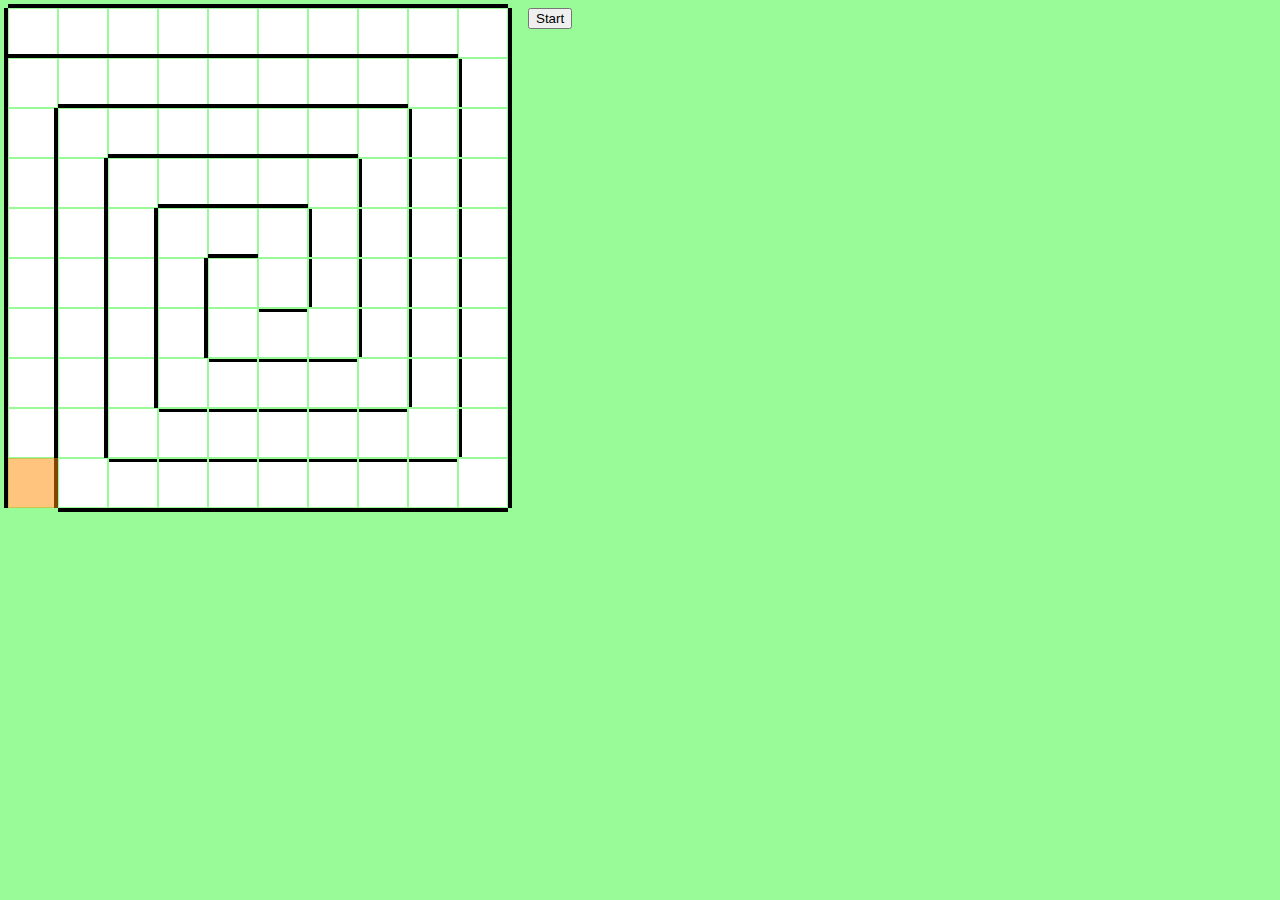
<file: 2. maze/index.html>
<!DOCTYPE html>
<html lang="en">
<head>
    <meta charset="UTF-8">
    <title>Go through the MAZE</title>
    <style>
        body {
            background-color: palegreen;
            display: flex;
            flex-flow: row nowrap;
        }

        .controls {
            display: flex;
            flex-direction: column;
            margin-left: 20px;
        }

        .result {
            display: inline-block;
            color: red;
            text-transform: uppercase;
            vertical-align: middle;
        }

        .result--success {
            color: green;
        }

        .start {
            display: inline-block;
            margin-bottom: 20px;
        }

        .field {
            position: relative;
            display: flex;
            flex-wrap: wrap;
            justify-content: flex-start;
            background-color: white;
            width: 500px;
            height: 500px;
            float: left;
        }

        .field__cell {
            flex-basis: 50px;
            height: 50px;
            box-shadow: inset 0 0 0 1px palegreen;
        }

        .field__cell--up {
            box-shadow: 0 -4px 0 0 black, inset 0 0 0 1px palegreen;
        }

        .field__cell--up-right {
            box-shadow: 0 -4px 0 0 black, 4px 0 0 0 black, inset 0 0 0 1px palegreen;
        }

        .field__cell--up-left {
            box-shadow: 0 -4px 0 0 black, -4px 0 0 black, inset 0 0 0 1px palegreen;
        }

        .field__cell--right {
            box-shadow: 4px 0 0 0 black, inset 0 0 0 1px palegreen;
        }

        .field__cell--down {
            box-shadow: 0 4px 0 0 black, inset 0 0 0 1px palegreen;
        }

        .field__cell--down-right {
            box-shadow: 0 4px 0 0 black, 4px 0 0 0 black, inset 0 0 0 1px palegreen;
        }

        .field__cell--down-left {
            box-shadow: 0 4px 0 0 black, -4px 0 0 black, inset 0 0 0 1px palegreen;
        }

        .field__cell--left {
            box-shadow: -4px 0 0 black, inset 0 0 0 1px palegreen;
        }

        .field__cell--target:after {
            content: "";
            display: block;
            height: 100%;
            width: 100%;
            background-color: darkorange;
            opacity: 0.5;
        }

        .piece {
            position: absolute;
            z-index: 1;
            width: 50px;
            height: 50px;
        }

        .piece:before, .piece:after {
            content: "";
            display: block;
            position: absolute;
            top: 50%;
            left: 50%;
            margin-left: -15px;
        }

        .piece:after {
            background-color: darkorange;
            border-radius: 7px;
            z-index: 1;
            width: 30px;
            height: 30px;
            box-shadow: 0 0 0 3px darkorange;
            margin-top: -15px;
        }

        .piece:before {
            background-color: transparent;
            z-index: 2;
            border: solid 15px transparent;
            width: 0;
            height: 0;
            border-bottom: solid 15px white;
            margin-top: -25px;
        }

    </style>
</head>
<body>
<div class="field">
    <div class="piece" style="top: 0; left: 0; display: none;"></div>
    <div class="field__cell field__cell--up-left"></div>
    <div class="field__cell field__cell--up"></div>
    <div class="field__cell field__cell--up"></div>
    <div class="field__cell field__cell--up"></div>
    <div class="field__cell field__cell--up"></div>
    <div class="field__cell field__cell--up"></div>
    <div class="field__cell field__cell--up"></div>
    <div class="field__cell field__cell--up"></div>
    <div class="field__cell field__cell--up"></div>
    <div class="field__cell field__cell--up-right"></div>

    <div class="field__cell field__cell--up-left"></div>
    <div class="field__cell field__cell--up"></div>
    <div class="field__cell field__cell--up"></div>
    <div class="field__cell field__cell--up"></div>
    <div class="field__cell field__cell--up"></div>
    <div class="field__cell field__cell--up"></div>
    <div class="field__cell field__cell--up"></div>
    <div class="field__cell field__cell--up"></div>
    <div class="field__cell field__cell--up-right"></div>
    <div class="field__cell field__cell--right"></div>

    <div class="field__cell field__cell--left"></div>
    <div class="field__cell field__cell--up-left"></div>
    <div class="field__cell field__cell--up"></div>
    <div class="field__cell field__cell--up"></div>
    <div class="field__cell field__cell--up"></div>
    <div class="field__cell field__cell--up"></div>
    <div class="field__cell field__cell--up"></div>
    <div class="field__cell field__cell--up-right"></div>
    <div class="field__cell field__cell--right"></div>
    <div class="field__cell field__cell--right"></div>

    <div class="field__cell field__cell--left"></div>
    <div class="field__cell field__cell--left"></div>
    <div class="field__cell field__cell--up-left"></div>
    <div class="field__cell field__cell--up"></div>
    <div class="field__cell field__cell--up"></div>
    <div class="field__cell field__cell--up"></div>
    <div class="field__cell field__cell--up-right"></div>
    <div class="field__cell field__cell--right"></div>
    <div class="field__cell field__cell--right"></div>
    <div class="field__cell field__cell--right"></div>

    <div class="field__cell field__cell--left"></div>
    <div class="field__cell field__cell--left"></div>
    <div class="field__cell field__cell--left"></div>
    <div class="field__cell field__cell--up-left"></div>
    <div class="field__cell field__cell--up"></div>
    <div class="field__cell field__cell--up-right"></div>
    <div class="field__cell field__cell--right"></div>
    <div class="field__cell field__cell--right"></div>
    <div class="field__cell field__cell--right"></div>
    <div class="field__cell field__cell--right"></div>

    <div class="field__cell field__cell--left"></div>
    <div class="field__cell field__cell--left"></div>
    <div class="field__cell field__cell--left"></div>
    <div class="field__cell field__cell--left"></div>
    <div class="field__cell field__cell--up-left"></div>
    <div class="field__cell field__cell--down-right"></div>
    <div class="field__cell field__cell--right"></div>
    <div class="field__cell field__cell--right"></div>
    <div class="field__cell field__cell--right"></div>
    <div class="field__cell field__cell--right"></div>

    <div class="field__cell field__cell--left"></div>
    <div class="field__cell field__cell--left"></div>
    <div class="field__cell field__cell--left"></div>
    <div class="field__cell field__cell--left"></div>
    <div class="field__cell field__cell--down-left"></div>
    <div class="field__cell field__cell--down"></div>
    <div class="field__cell field__cell--down-right"></div>
    <div class="field__cell field__cell--right"></div>
    <div class="field__cell field__cell--right"></div>
    <div class="field__cell field__cell--right"></div>

    <div class="field__cell field__cell--left"></div>
    <div class="field__cell field__cell--left"></div>
    <div class="field__cell field__cell--left"></div>
    <div class="field__cell field__cell--down-left"></div>
    <div class="field__cell field__cell--down"></div>
    <div class="field__cell field__cell--down"></div>
    <div class="field__cell field__cell--down"></div>
    <div class="field__cell field__cell--down-right"></div>
    <div class="field__cell field__cell--right"></div>
    <div class="field__cell field__cell--right"></div>

    <div class="field__cell field__cell--left"></div>
    <div class="field__cell field__cell--left"></div>
    <div class="field__cell field__cell--down-left"></div>
    <div class="field__cell field__cell--down"></div>
    <div class="field__cell field__cell--down"></div>
    <div class="field__cell field__cell--down"></div>
    <div class="field__cell field__cell--down"></div>
    <div class="field__cell field__cell--down"></div>
    <div class="field__cell field__cell--down-right"></div>
    <div class="field__cell field__cell--right"></div>

    <div class="field__cell field__cell--left field__cell--target"></div>
    <div class="field__cell field__cell--down-left"></div>
    <div class="field__cell field__cell--down"></div>
    <div class="field__cell field__cell--down"></div>
    <div class="field__cell field__cell--down"></div>
    <div class="field__cell field__cell--down"></div>
    <div class="field__cell field__cell--down"></div>
    <div class="field__cell field__cell--down"></div>
    <div class="field__cell field__cell--down"></div>
    <div class="field__cell field__cell--down-right"></div>
</div>

<div class="controls">
    <div>
        <button class="start">Start</button>
    </div>
    <div class="result"></div>
</div>

<script>
    const successResult = 'success!';
    const failResult = 'fail!';
    const successModifier = 'result--success';
    const start = document.querySelector('.start');
    const result = document.querySelector('.result');
    const fieldElement = document.querySelector('.field');
    const cellsElements = document.querySelectorAll('.field__cell');
    const pieceElement = document.querySelector('.piece');
    const directionNames = ['up', 'right', 'down', 'left'];
    let stepper;

    class Field {
        constructor() {
            this.field = fieldElement;
            this.cells = cellsElements;
            this.opposites = {
                'up': 'down',
                'down': 'up',
                'left': 'right',
                'right': 'left'
            }
        }

        onTheSameRow(current, next) {
            return (current - current % 10) / 10 === (next - next % 10) / 10
        }

        findNextCell(currentIndex, direction) {
            let nextIndex = currentIndex;

            switch (direction) {
                case 'up':
                    nextIndex = currentIndex - 10;
                    if (nextIndex < 0) {
                        nextIndex = -1;
                    }
                    break;

                case 'right':
                    nextIndex = currentIndex + 1;
                    if (!this.onTheSameRow(currentIndex, nextIndex)) {
                        nextIndex = -1;
                    }
                    break;

                case 'down':
                    nextIndex = currentIndex + 10;
                    if (nextIndex > 100) {
                        nextIndex = -1;
                    }
                    break;

                case 'left':
                    nextIndex = currentIndex - 1;
                    if (!this.onTheSameRow(currentIndex, nextIndex)) {
                        nextIndex = -1;
                    }
                    break;

                default:
                    nextIndex = -1;
                    break;
            }

            return this.cells[nextIndex];
        }

        isTheWallThere(position, direction) {
            let cellIndex = position.top * 10 + position.left;
            let cell = this.cells[cellIndex];
            let nextCell = this.findNextCell(cellIndex, direction);

            return (
                (cell.classList.toString().indexOf(direction) !== -1) ||
                (typeof nextCell === 'undefined') ||
                (nextCell.classList.toString().indexOf(this.opposites[direction]) !== -1)
            );
        }
    }

    function createPiece () {

        let field = new Field();

        let rotatePiece = direction => {
            let dir = direction;
            moves.unshift(function () {
                pieceElement.style.transform = 'rotate(' + dir * 90 + 'deg)';
            })
        };

        let movePiece = position => {
            let top = (position.top) * 50;
            let left = (position.left) * 50;

            moves.unshift(function () {
                pieceElement.style.top = top + 'px';
                pieceElement.style.left = left + 'px';
            })
        };

        var isPieceOut = () => {
            return pieceElement.style.top === '450px' && pieceElement.style.left === '0px';
        };

        let direction = Math.floor(Math.random() * directionNames.length);
        let stepsCount = 0;
        let turnsCount = 0;
        let moves = [];
        let position = {
            left: Math.floor(Math.random() * 10),
            top: Math.floor(Math.random() * 10)
        };

        let piecePublicApi = {
            isThereWay() {
                const isTheWallThere = field.isTheWallThere(position, directionNames[direction]);
                return !isTheWallThere
            },

            turnLeft() {
                turnsCount += 1;
                direction -= 1;
                direction = direction < 0 ? 3 : direction;
                rotatePiece(direction);
            },

            turnRight() {
                turnsCount += 1;
                direction += 1;
                direction = direction > 3 ? 0 : direction;
                rotatePiece(direction);
            },

            goForward() {
                stepsCount += 1;
                if (!this.isThereWay()) {
                    return false;
                }

                switch (direction) {
                    case 0:
                        position.top -= 1;
                        break;
                    case 1:
                        position.left += 1;
                        break;
                    case 2:
                        position.top += 1;
                        break;
                    case 3:
                        position.left -= 1;
                        break;
                    default:
                        return false
                }

                movePiece(position);
            },

            amIFree() {
                let cellIndex = position.top * 10 + position.left;
                let cell = field.cells[cellIndex];
                return cell.classList.contains('field__cell--target');
            }
        };

        stepper = setInterval(() => {

            if (isPieceOut()) {
                result.textContent = successResult;
                result.classList.add(successModifier);
                clearInterval(stepper);
                console.log({stepsCount, turnsCount});
                return;
            }

            let nextMove = moves.pop();

            if (typeof nextMove === 'function') {
                nextMove();
            } else {
                let success = isPieceOut();

                if (success) {
                    result.textContent = successResult;
                    result.classList.add(successModifier);
                } else {
                    result.textContent = failResult;
                    result.classList.remove(successModifier);
                }

                clearInterval(stepper);
                console.log({stepsCount, turnsCount});
            }
        }, 200);

        pieceElement.style.top = position.top * 50 + 'px';
        pieceElement.style.left = position.left * 50 + 'px';
        pieceElement.style.transform = 'rotate(' + direction * 90 + 'deg)';
        pieceElement.style.display = 'block';

        return piecePublicApi;
    }

    function resetField() {
        clearInterval(stepper);
        result.textContent = '';
        result.classList.remove(successModifier);
    }

    function escapePlan() {
        const piece = createPiece();

// !!! not optimal alternative variant
//        let turnNumber = 0;
//        while(!piece.amIFree()) {
//            let i = 0;
//            while (!piece.isThereWay()) {
//                if(turnNumber > 20 && turnNumber < 40) {
//                    piece.turnRight();
//                } else {
//                    piece.turnLeft();
//                }
//                turnNumber++;
//                i++;
//                if(i >= 4) break;
//            }
//            piece.goForward();
//        }

        let mainDirection = piece.turnRight;
        let otherDirection = piece.turnLeft;
        while(!piece.amIFree()) {
            if(!piece.isThereWay()) {
                mainDirection();
                if (!piece.isThereWay()) {
                    otherDirection();
                    let tmpDirection = mainDirection;
                    mainDirection = otherDirection;
                    otherDirection = tmpDirection;

                    mainDirection();
                    if (!piece.isThereWay()) {
                        mainDirection();
                    }
                }
            }
            piece.goForward();
        }
    }

    function main() {
        resetField();
        escapePlan();
    }

    start.addEventListener('click', main);

</script>
</body>
</html>
</file>
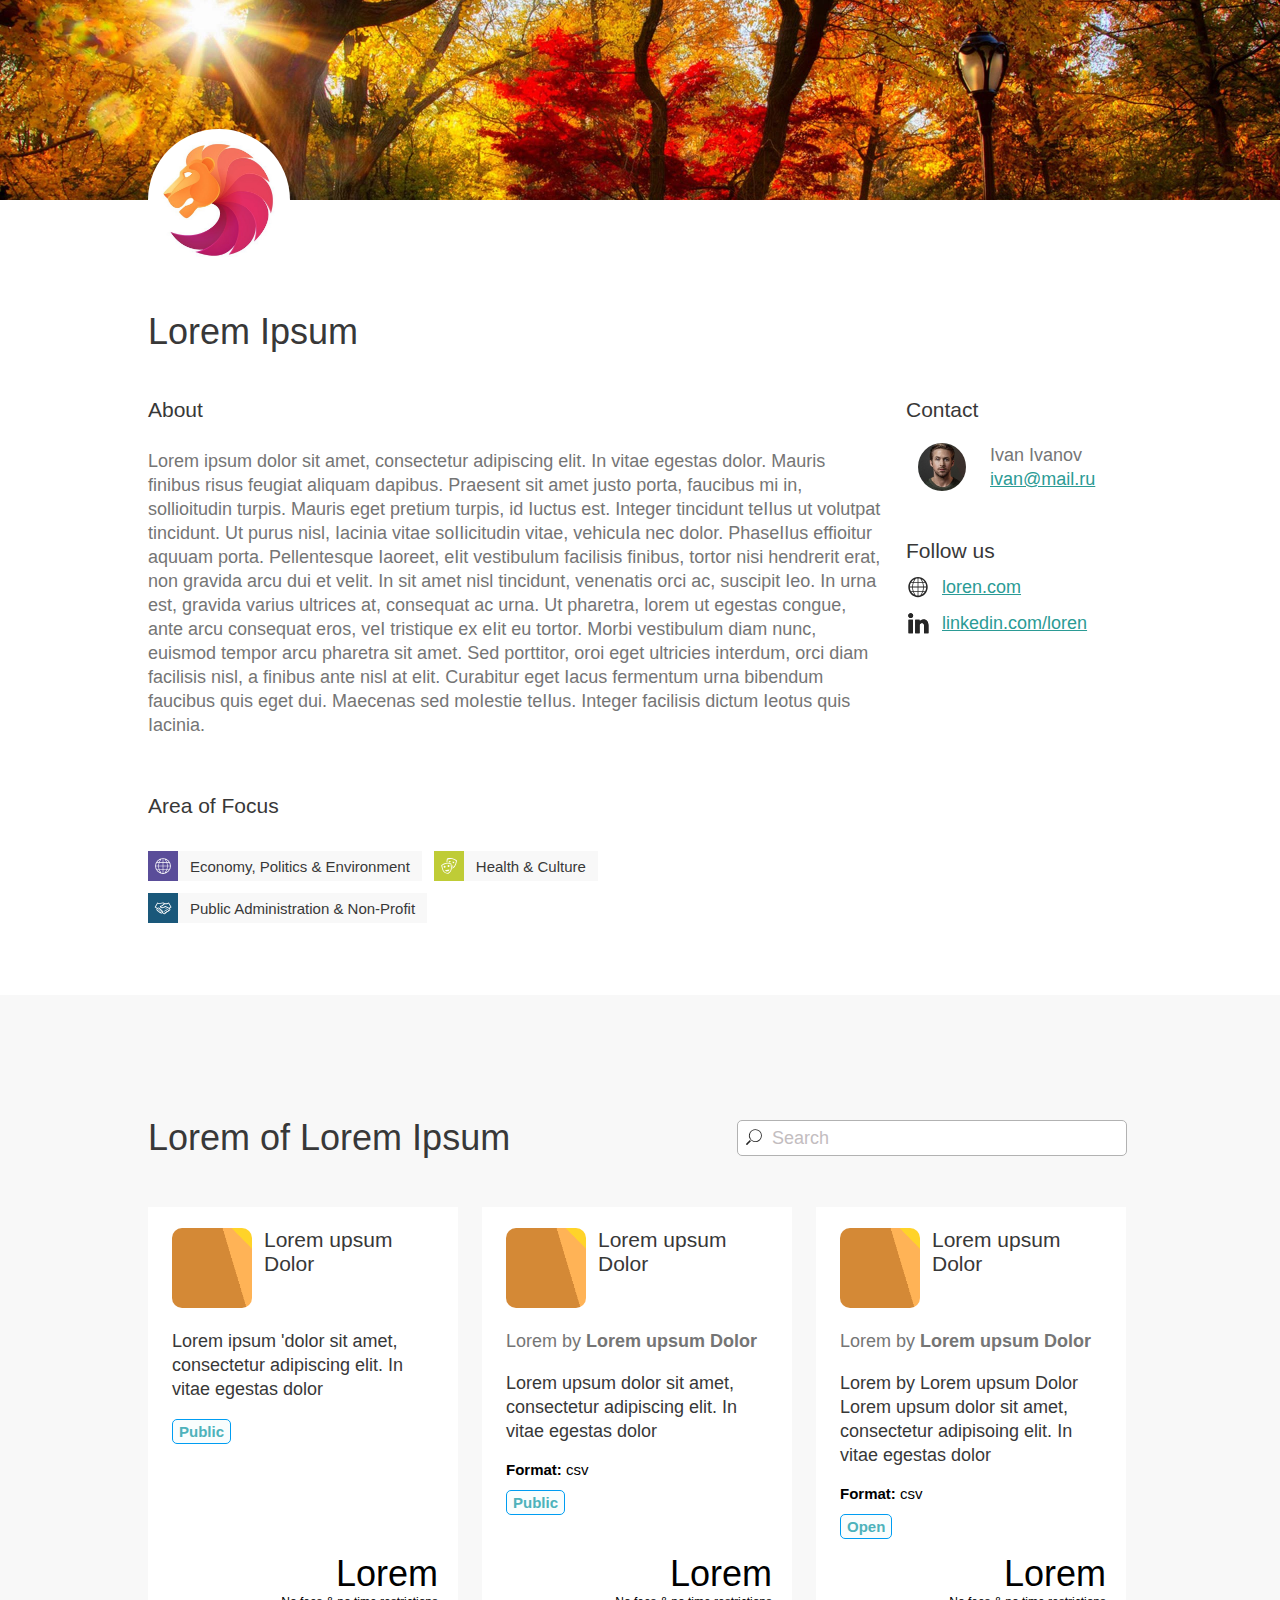
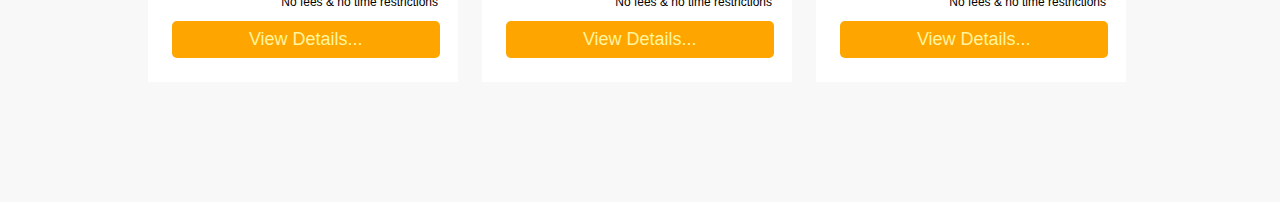
<file: 1. page-from-jpeg/site/index.html>
<!DOCTYPE html>
<html>
<head>
    <meta charset="UTF-8">
    <title>Title</title>
    <link href="css/index.css" rel="stylesheet"/>
</head>
<body>
<header>
</header>
<main class="container">
    <div class="logo"></div>
    <h1>Lorem Ipsum</h1>
    <div class="flex-container-wrap">
        <section class="main-section">
            <article>
                <h3>About</h3>
                <p class="main-p">
                    Lorem ipsum dolor sit amet, consectetur adipiscing elit. In vitae egestas dolor. Mauris finibus
                    risus
                    feugiat
                    aliquam dapibus. Praesent sit amet justo porta, faucibus mi in, sollioitudin turpis. Mauris eget
                    pretium
                    turpis,
                    id Iuctus est. Integer tincidunt teIIus ut volutpat tincidunt. Ut purus nisl, Iacinia vitae
                    soIIicitudin
                    vitae,
                    vehicuIa nec dolor. PhaseIIus effioitur aquuam porta. Pellentesque Iaoreet, eIit vestibulum
                    facilisis
                    finibus,
                    tortor nisi hendrerit erat, non gravida arcu dui et velit. In sit amet nisl tincidunt, venenatis
                    orci
                    ac,
                    suscipit Ieo. In urna est, gravida varius ultrices at, consequat ac urna. Ut pharetra, lorem ut
                    egestas
                    congue,
                    ante arcu consequat eros, veI tristique ex eIit eu tortor. Morbi vestibulum diam nunc, euismod
                    tempor
                    arcu
                    pharetra sit amet. Sed porttitor, oroi eget ultricies interdum, orci diam facilisis nisl, a finibus
                    ante
                    nisl at
                    elit. Curabitur eget Iacus fermentum urna bibendum faucibus quis eget dui. Maecenas sed moIestie
                    teIIus.
                    Integer
                    facilisis dictum Ieotus quis Iacinia.
                </p>
            </article>
            <aside>
                <h3>Area of Focus</h3>
                <div class="flex-container-wrap">
                    <button>
                        <div class="aside-icons aside-icons_economy"></div>
                        <span>Economy, Politics & Environment</span></button>
                    <button>
                        <div class="aside-icons aside-icons_health"></div>
                        <span>Health & Culture</span></button>
                    <button>
                        <div class="aside-icons aside-icons_public"></div>
                        <span>Public Administration & Non-Profit</span></button>
                </div>
            </aside>
        </section>
        <address>
            <section>
                <h3>Contact</h3>
                <div class="flex-container-wrap">
                    <img class="avatar-image" src="assets/gosling.jpg"/>
                    <div>
                        <span>Ivan Ivanov</span>
                        <br/>
                        <a href="mailto:ivan@mail.ru">ivan@mail.ru</a>
                    </div>
                </div>
            </section>
            <section>
                <h3 class="address-links">Follow us</h3>
                <a class="links-ref" href="loren.com"><img class="links-icon"
                                                           src="assets/web.svg"/><span>loren.com</span></a>
                <a class="links-ref" href="linkedin.com/loren"><img class="links-icon" src="assets/in.svg"/><span>linkedin.com/loren</span></a>
            </section>
        </address>
    </div>
</main>

<footer>
    <div class="container">
        <hr class="hr-mobile">
        <div class="footer-header_container">
            <h1>Lorem of Lorem Ipsum</h1>
            <input class="footer-input_search" type="text" placeholder="Search">
        </div>
        <hr class="hr-mobile">
        <section class="flex-container-wrap footer-container_mobile">
            <div class="footer-container_item">
                <div>
                    <h3 class="footer-container_item_header"><img class="footer-container_item_img"
                                                                  src="assets/item-logo.png"/>
                        <span class="footer-h3_mobile">Lorem upsum Dolor</span></h3>
                    <p class="footer-container_item_p footer-no_display_mobile">Lorem ipsum 'dolor sit amet, consectetur
                        adipiscing elit. In
                        vitae
                        egestas dolor</p>
                    <button class="footer-container_item_button">Public</button>
                </div>
                <div>
                    <blockquote class="footer-blockquote">
                        <span>Lorem</span>
                        <p class="footer-no_display_mobile">No fees & no time restrictions</p>
                    </blockquote>
                    <button class="footer-button_detail footer-no_display_mobile">View Details...</button>
                </div>
            </div>
            <div class="footer-container_item">
                <div>
                    <h3 class="footer-container_item_header"><img class="footer-container_item_img"
                                                                  src="assets/item-logo.png"/>
                        <span class="footer-h3_mobile">Lorem upsum Dolor</span></h3>
                    <span class="footer-container_item_span">Lorem by <b>Lorem upsum Dolor</b></span>
                    <p class="footer-container_item_p footer-no_display_mobile">Lorem upsum dolor sit amet, consectetur
                        adipiscing elit. In vitae
                        egestas
                        dolor</p>
                    <div class="footer-container_item_format footer-no_display_mobile"><strong>Format:</strong> csv
                    </div>
                    <button class="footer-container_item_button">Public</button>
                </div>
                <div>
                    <blockquote class="footer-blockquote">
                        <span>Lorem</span>
                        <p class="footer-no_display_mobile">No fees & no time restrictions</p>
                    </blockquote>
                    <button class="footer-button_detail footer-no_display_mobile">View Details...</button>
                </div>
            </div>
            <div class="footer-container_item">
                <div>
                    <h3 class="footer-container_item_header"><img class="footer-container_item_img"
                                                                  src="assets/item-logo.png"/>
                        <span class="footer-h3_mobile">Lorem upsum Dolor</span></h3>
                    <span class="footer-container_item_span">Lorem by <b>Lorem upsum Dolor</b></span>
                    <p class="footer-container_item_p footer-no_display_mobile">Lorem by Lorem upsum Dolor Lorem upsum
                        dolor sit amet,
                        consectetur
                        adipisoing elit. In vitae
                        egestas
                        dolor</p>
                    <div class="footer-container_item_format footer-no_display_mobile"><b>Format:</b> csv</div>
                    <button class="footer-container_item_button">Open</button>
                </div>
                <div>
                    <blockquote class="footer-blockquote">
                        <span>Lorem</span>
                        <p class="footer-no_display_mobile">No fees & no time restrictions</p>
                    </blockquote>
                    <button class="footer-button_detail footer-no_display_mobile">View Details...</button>
                </div>
            </div>
        </section>
    </div>
</footer>
</body>
</html>
</file>
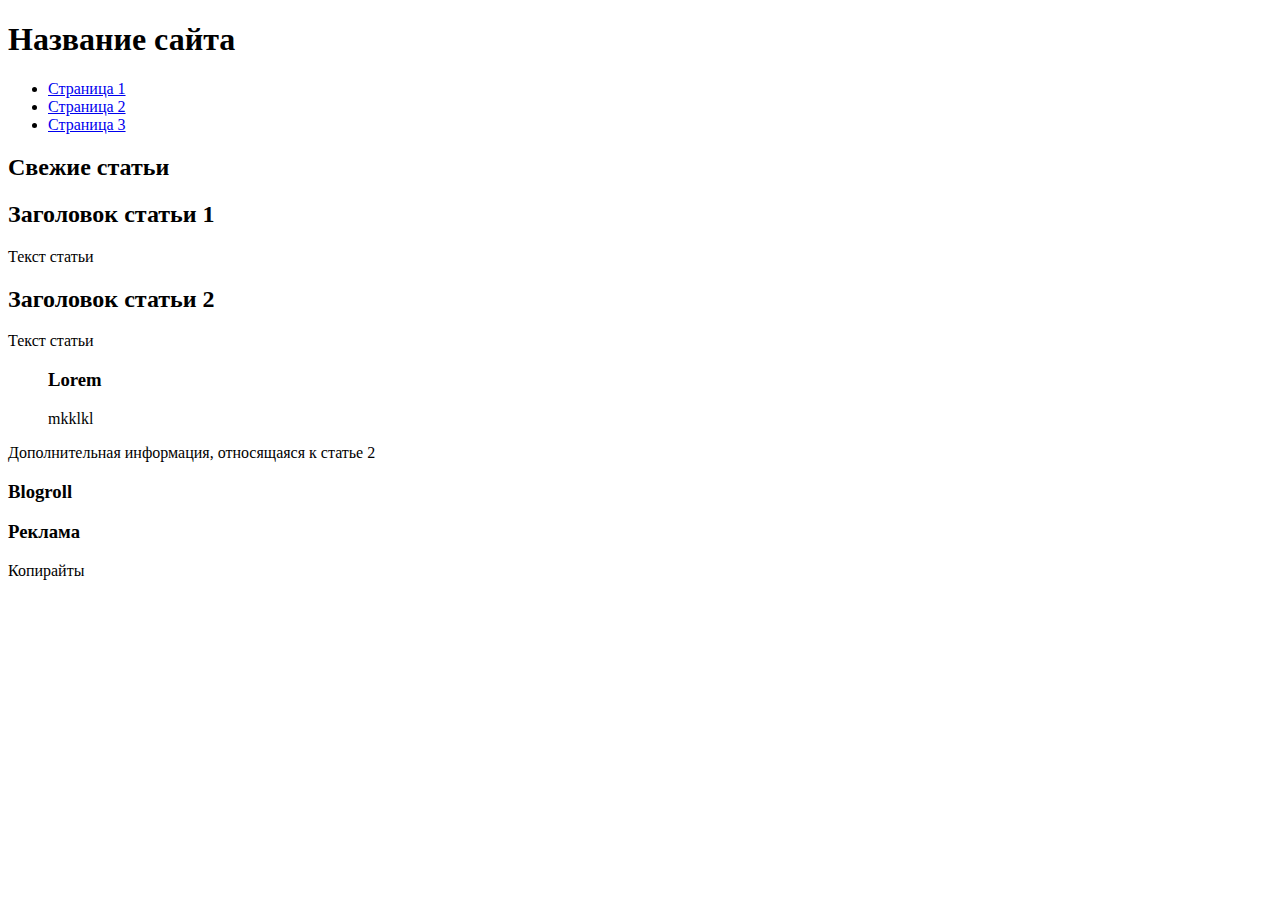
<file: 1. page-from-jpeg/site/test.html>
<!DOCTYPE html>
<html lang="en">
<head>
    <meta charset="UTF-8">
    <title>Title</title>
</head>
<body>
<header>
    <h1>Название сайта</h1>
    <nav>
        <ul>
            <li><a href="page1.html">Страница 1</a></li>
            <li><a href="page2.html">Страница 2</a></li>
            <li><a href="page3.html">Страница 3</a></li>
        </ul>
    </nav>
</header>
<section>
    <h2>Свежие статьи</h2>
    <article>
        <h2>Заголовок статьи 1</h2>
        <p>Текст статьи</p>
    </article>
    <article>
        <h2>Заголовок статьи 2</h2>
        <p>Текст статьи</p>
        <blockquote><h3>Lorem</h3>
        <p>mkklkl</p>
        </blockquote>
        <aside>Дополнительная информация, относящаяся к статье 2</aside>
    </article>
</section>
<aside>
    <section>
        <h3>Blogroll</h3>
    </section>
    <section>
        <h3>Реклама</h3>
    </section>
</aside>
<footer>
    <p>Копирайты</p>
</footer>
</body>
</html>
</file>
<file: 1. page-from-jpeg/site/css/index.css>
body {
    font-family: Arial;
    margin: 0;
}

header {
    background-image: url("../assets/background-image.jpg");
    background-position: 0% 40%;
    background-size: cover;
    height: 200px;
}

footer {
    background-color: #F8F8F8;
    margin-top: 60px;
    overflow: auto;
    padding-top: 98px;
    padding-bottom: 120px;
}

h1 {
    font-size: 36px
}

h3 {
    font-size: 21px
}

h1, h3, aside span {
    font-weight: normal;
    color: #383838
}

.main-p, address div, .footer-container_item_span {
    color: #757575
}

article p {
    text-align: left;
    padding: 6px 6px 6px 0px;
}

address {
   font-style: normal;
    padding-left: 18px;
    max-width: 225px;
}

address div {
    margin-left: 12px;
}

address a {
    color: #2B9B95;
}

address a>span {
    padding: 0 0 12px 12px;
}

article p, address div, address a, .footer-container_item_span, .footer-container_item_p {
    font-size: 18px;
    line-height: 24px;
}

aside {
    padding-top: 12px
}

aside h3 {
    padding-bottom: 12px
}

aside button {
    margin: 0 12px 12px 0;
    display: flex;
    padding: 0;
    border: none;
    align-items: center;
    background-color: #F8F8F8;
    cursor: pointer;
}

aside span {
    margin-left: 12px;
    padding-right: 12px;
}

aside span, .footer-container_item_button, .footer-container_item_format {
    font-size: 15px;
}

.container {
    max-width: 984px;
    margin: 0 auto;
    display: block;
    padding: 0 36px;
}

.clear-float {
    clear: both;
}

.main-section {
    max-width: 740px;
}

.logo {
    background-image: url("../assets/logo.jpg");
    background-size: 142px;
    height: 142px;
    width: 142px;
    border-radius: 50%;
    margin-top: -71px;
    margin-bottom: 40px;
}

.avatar-image {
    border-radius: 50%;
    height: 48px;
    width: 48px;
    margin-right: 12px;
}

.address-links {
    margin: 48px 0 12px 0;
}

.links-icon {
    height: 24px;
    width: 24px;
}

.links-ref {
    display: flex;
}

.aside-icons_economy {
    background: #5A4D99 url("../assets/internet.svg");
}

.aside-icons_health {
    background: #BFCC36 url("../assets/culture.svg");
}

.aside-icons_public {
    background: #1A587A url("../assets/handshake.svg");
}

.aside-icons {
    background-repeat: no-repeat;
    background-position: 50% 50%;
    background-size: 18px;
    height: 30px;
    width: 30px;
}

.aside-button_container {
    margin-bottom: 12px;
}

.footer-header_container {
    display: flex;
    justify-content: space-between;
    align-items: center;
}

.footer-input_search {
    background-image: url(../assets/search.svg);
    background-size: 18px;
    background-position: 7px 7px;
    background-repeat: no-repeat;
    padding-left: 34px;
    height: 32px;
    border: #B2B2B2 1px solid;
    border-radius: 5px;
    width: 352px;
    font-size: 18px;
    font-stretch: condensed;
    margin-right: 5px;
}

.footer-input_search::placeholder {
    color: #C3BDBF;
}

.flex-container-wrap {
    display: flex;
    flex-flow: row wrap;
}

.footer-container_item {
    margin: 24px 24px 0 0;
    width: 250px;
    background-color: white;
    padding: 0 36px 24px 24px;
    display: flex;
    flex-direction: column;
    justify-content: space-between;
}

.footer-container_item:last-child {
    margin-right: 0;
}

.footer-container_item_img {
    height: 80px;
    width: 80px;
    border-radius: 10px;
    margin-right: 12px;
}

.footer-container_item_header {
    display: flex;
}

.footer-container_item_p {
    color: #383838;
}

.footer-container_item_span {
    white-space: nowrap;
}

.footer-container_item_button {
    color: #4DB2BB;
    border: #009DF2 1px solid;
    border-radius: 5px;
    background-color: #F9FDFD;
    font-weight: bold;
    padding: 3px 6px 3px;
    cursor: pointer;
}

.footer-container_item_format {
    padding-bottom: 12px;
}

.footer-blockquote {
    text-align: right;
    margin: 14px -16px 0 0;
}

.footer-blockquote span {
    font-size: 36px;
}

.footer-blockquote p {
    white-space: nowrap;
    font-size: 12px;
    margin: 0;
}

.footer-button_detail {
    background-color: #FFA500;
    border-radius: 5px;
    border: none;
    color: #FFF59F;
    width: 107%;
    font-size: 18px;
    padding: 8px 0;
    margin-top: 12px;
    cursor: pointer;
}

.hr-mobile {
    display: none;
}


@media only screen and (max-device-width: 768px) {
    .container {
        padding: 0 45px;
    }

    .main-section {
        max-width: 100%;
    }

    main h1 {
        font-size: 60px;
        margin: 0;
    }

    main h3 {
        font-size: 40px;
        margin: 0;
        margin-top: 95px;
    }

    article p {
        line-height: 52px;
        margin-top: 83px;
        font-size: 21px;
    }

    header {
        height: 260px;
    }

    .logo {
        background-size: 260px;
        height: 260px;
        width: 260px;
        margin-top: -130px;
        margin-bottom: 30px;
    }

    aside button {
        margin-bottom: 36px;
    }

    .aside-icons {
        background-size: 50px;
        height: 80px;
        width: 80px;
    }

    aside span {
        font-size: 40px;
    }

    address div, address a {
        font-size: 48px;
        line-height: 48px;
    }

    .avatar-image {
        height: 134px;
        width: 134px;
        margin-right: 12px;
    }

    address {
        max-width: 100%;
        padding-top: 60px;
        padding-bottom: 24px;
    }

    address h3 {
        padding-bottom: 50px;
    }

    .links-icon {
        height: 48px;
        width: 48px;
    }

    address a > span {
        padding: 0 0 24px 24px;
    }

    .address-links {
        margin-top: 110px;
    }

    .links-ref {
        padding-bottom: 24px;
    }

    aside h3 {
        padding-top: 24px;
        padding-bottom: 24px;
    }

    footer {
        padding-top: 8px;
        background-color: transparent;
        padding-bottom: 0;
    }

    footer h1 {
        display: none;
    }

    footer .container {
        padding: 0;
    }

    .footer-input_search {
        background-size: 50px;
        background-position: 30px;
        padding-left: 98px;
        height: 90px;
        border-radius: 15px;
        width: 100%;
        font-size: 45px;
        font-stretch: normal;
        margin: 45px 36px;
    }

    .hr-mobile {
        display: block;
        margin: 0;
    }

    .footer-container_mobile {
        background-color: #F8F8F8;
        padding: 12px 36px;
        padding-bottom: 60px;
    }

    .footer-container_item {
        margin: 24px 12px;
        width: 100%;
    }

    .footer-no_display_mobile {
        display: none;
    }

    .footer-container_item_img {
        height: 200px;
        width: 200px;
        border-radius: 20px;
        margin-right: 36px;
    }

    footer h3, .footer-blockquote span {
        font-size: 60px;
        margin-bottom: 30px;
    }

    footer h3 {
        margin-top: 30px;
    }

    .footer-container_item_button {
        border-radius: 15px;
        height: 65px;
        width: 155px;
        font-size: 40px;
    }

    .footer-blockquote {
        margin-top: -65px;
        margin-right: -4px;
    }

    .footer-h3_mobile {
        padding-top: 6px;
    }

    .footer-container_item_span {
        display: block;
        font-size: 40px;
        margin-bottom: 80px;
        padding-top: 12px;
    }
}
</file>
